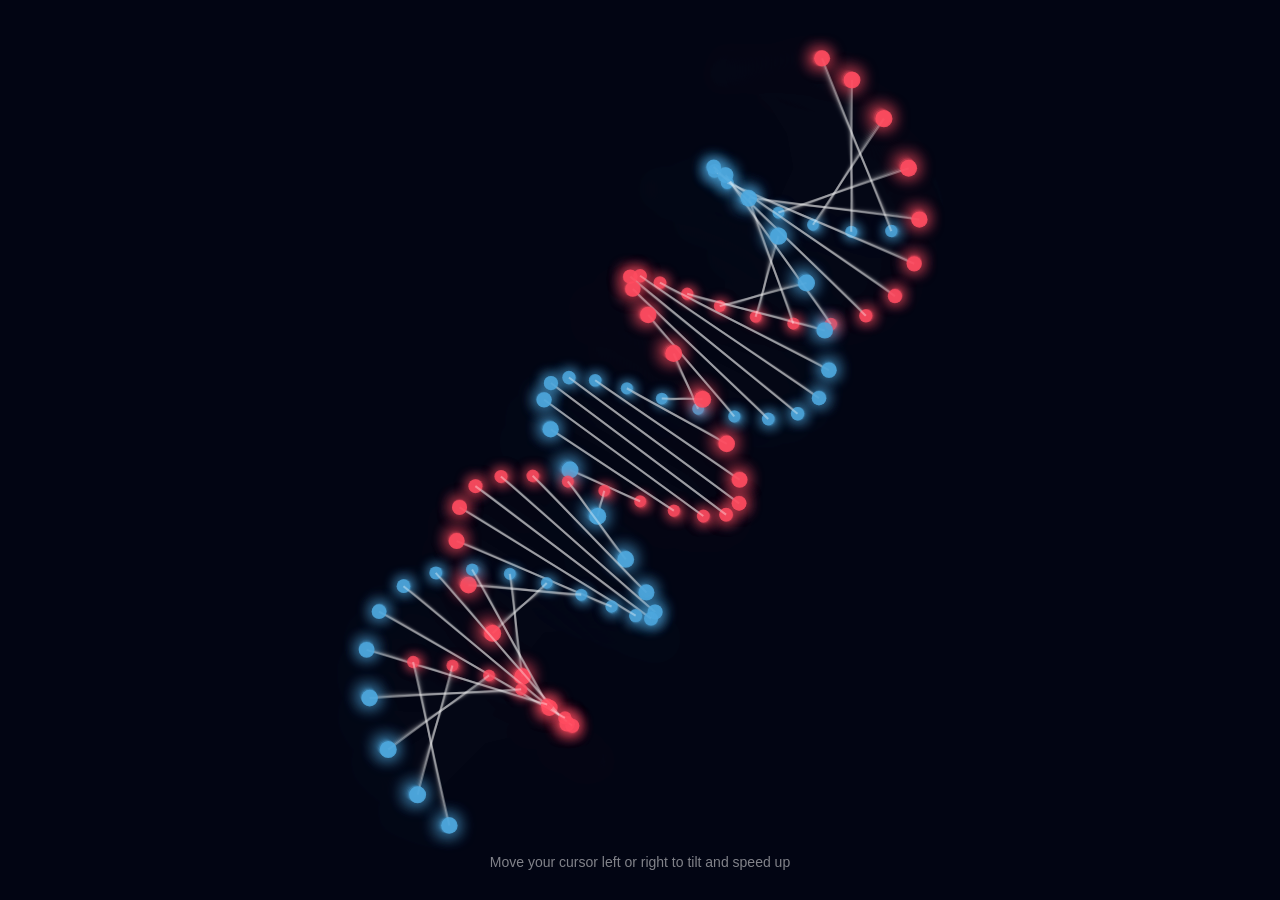
<file: dna-helix/index.html>
<!DOCTYPE html>
<html lang="en">
<head>
    <meta charset="UTF-8">
    <meta name="viewport" content="width=device-width, initial-scale=1.0">
    <title>DNA Helix</title>
    <link rel="stylesheet" href="style.css">
</head>
<body>
    <canvas id="canvas"></canvas>
    <p class="hint">Move your cursor left or right to tilt and speed up</p>
    <script src="script.js"></script>
</body>
</html>
</file>
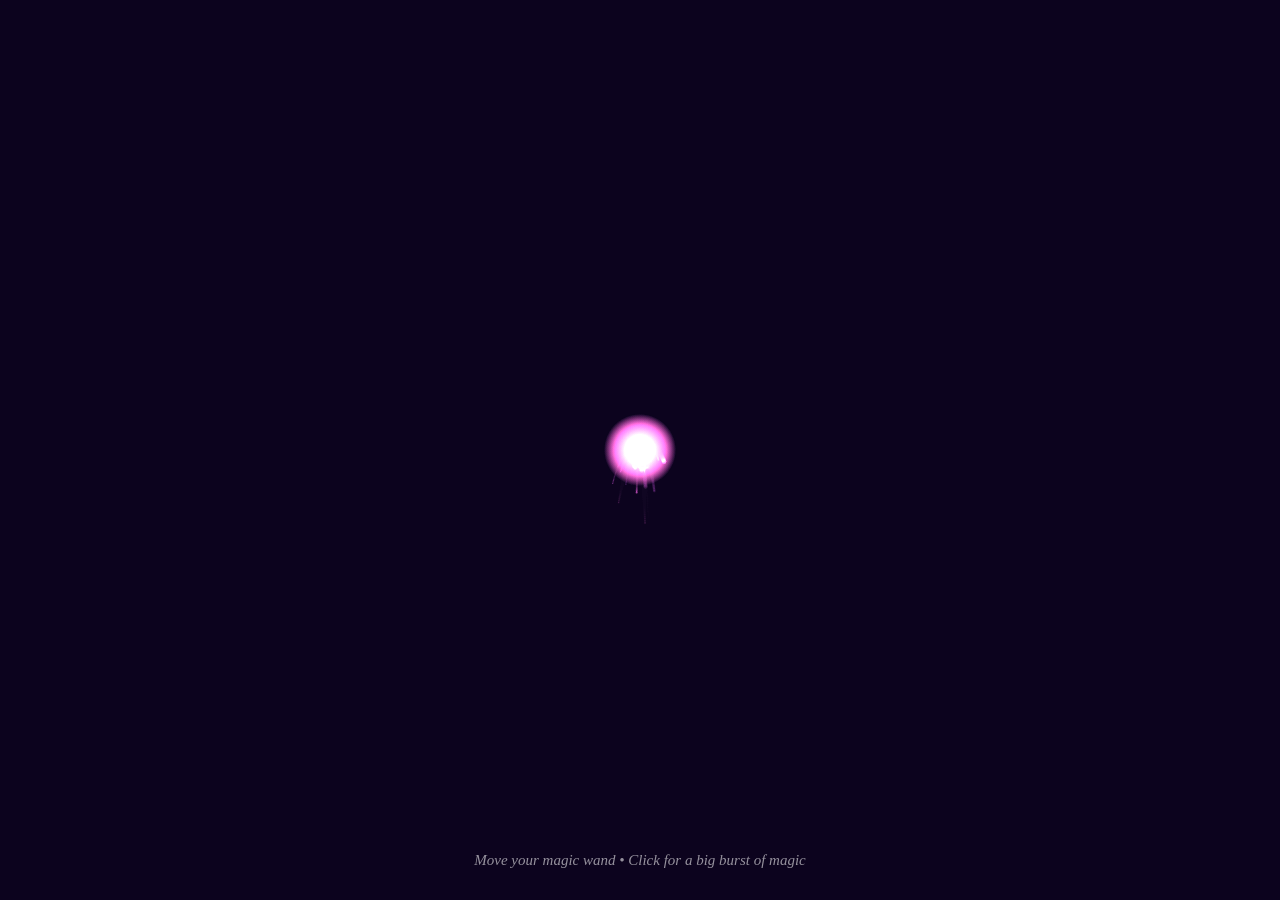
<file: fairy-dust-wand/index.html>
<!DOCTYPE html>
<html lang="en">
<head>
    <meta charset="UTF-8">
    <meta name="viewport" content="width=device-width, initial-scale=1.0">
    <title>Fairy Dust Wand</title>
    <link rel="stylesheet" href="style.css">
</head>
<body>
    <canvas id="canvas"></canvas>
    <p class="hint">Move your magic wand &bull; Click for a big burst of magic</p>
    <script src="script.js"></script>
</body>
</html>
</file>
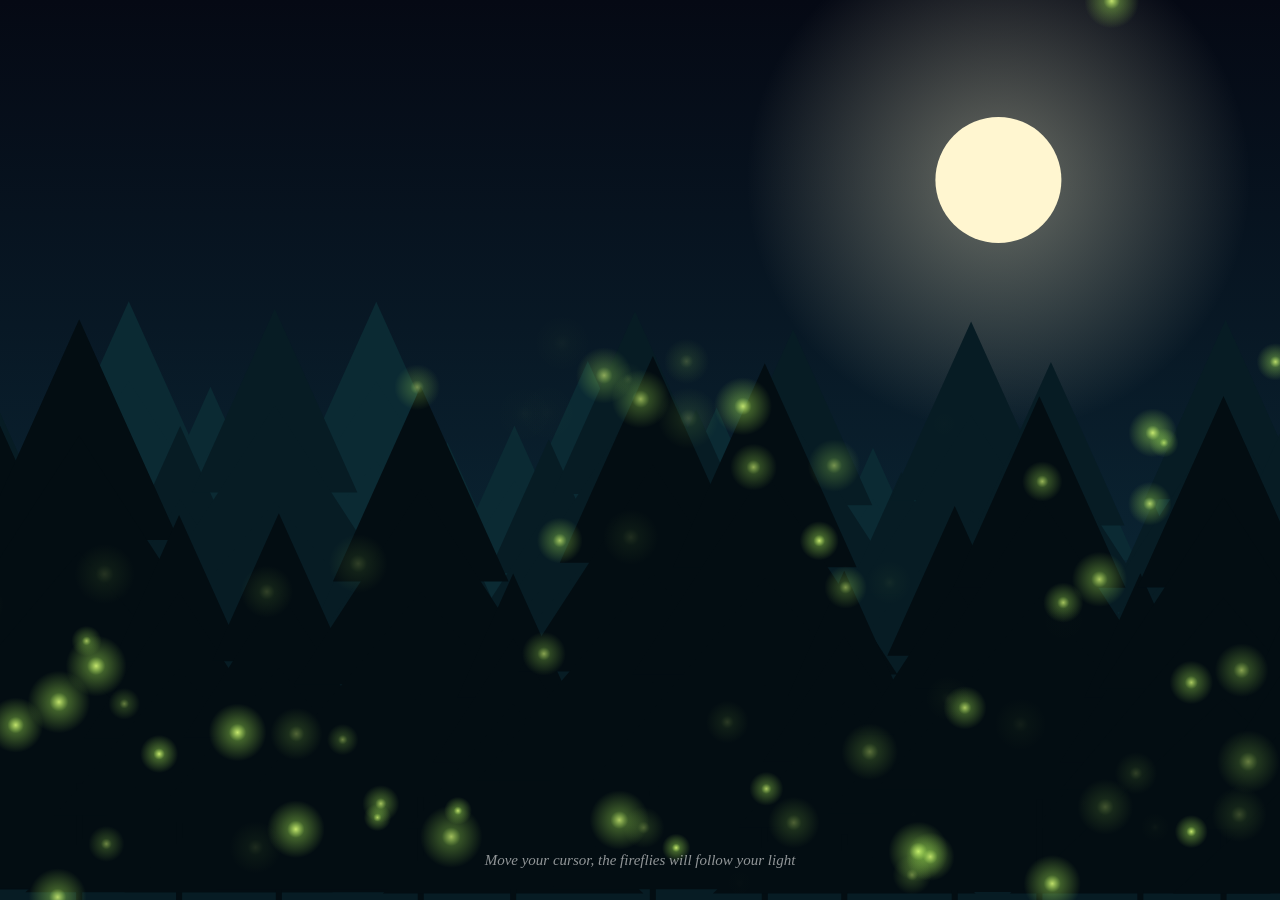
<file: fireflies-forest/index.html>
<!DOCTYPE html>
<html lang="en">
<head>
    <meta charset="UTF-8">
    <meta name="viewport" content="width=device-width, initial-scale=1.0">
    <title>Enchanted Forest</title>
    <link rel="stylesheet" href="style.css">
</head>
<body>
    <canvas id="canvas"></canvas>
    <p class="hint">Move your cursor, the fireflies will follow your light</p>
    <script src="script.js"></script>
</body>
</html>
</file>
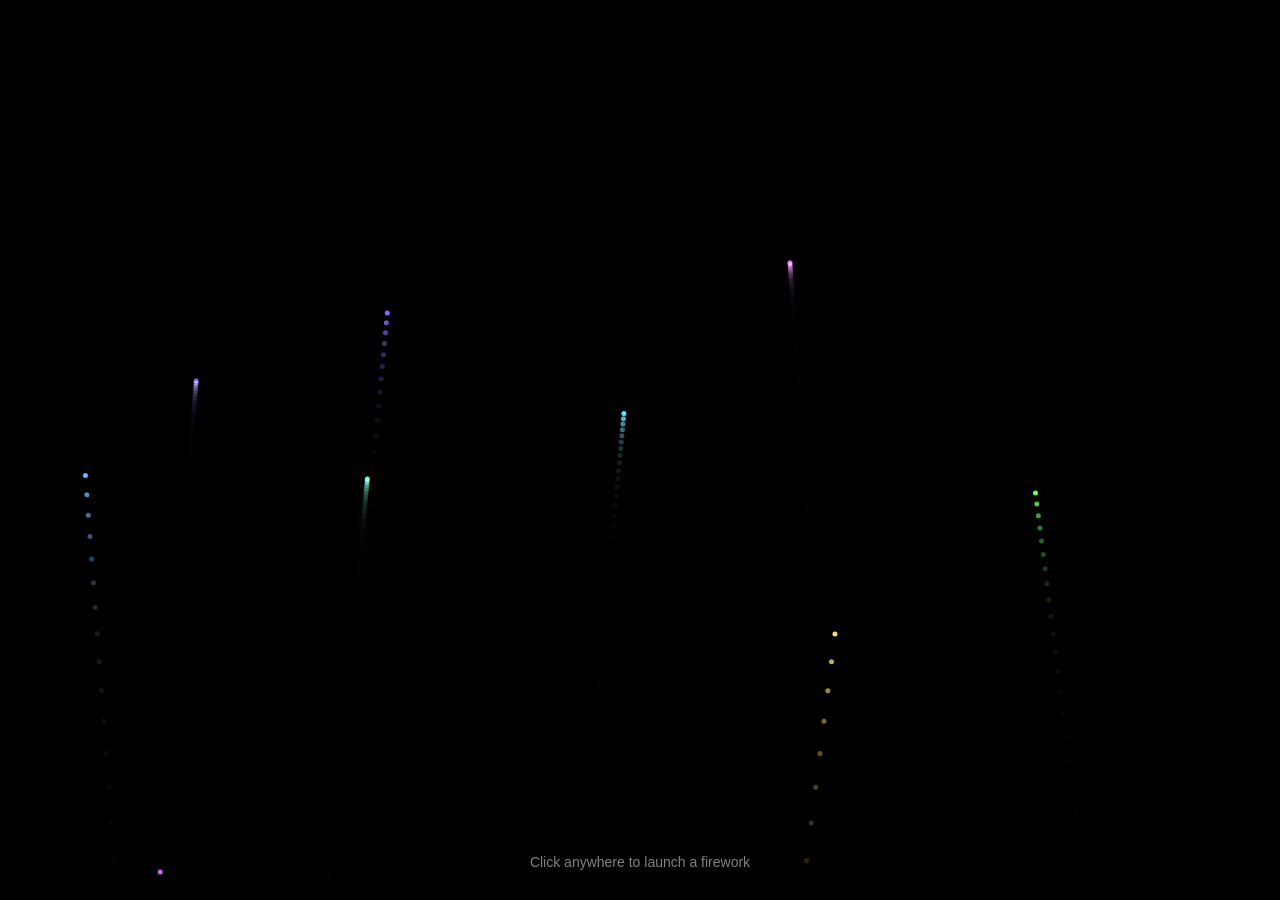
<file: fireworks/index.html>
<!DOCTYPE html>
<html lang="en">
<head>
    <meta charset="UTF-8">
    <meta name="viewport" content="width=device-width, initial-scale=1.0">
    <title>Fireworks</title>
    <link rel="stylesheet" href="style.css">
</head>
<body>
    <canvas id="canvas"></canvas>
    <p class="hint">Click anywhere to launch a firework</p>
    <script src="script.js"></script>
</body>
</html>
</file>
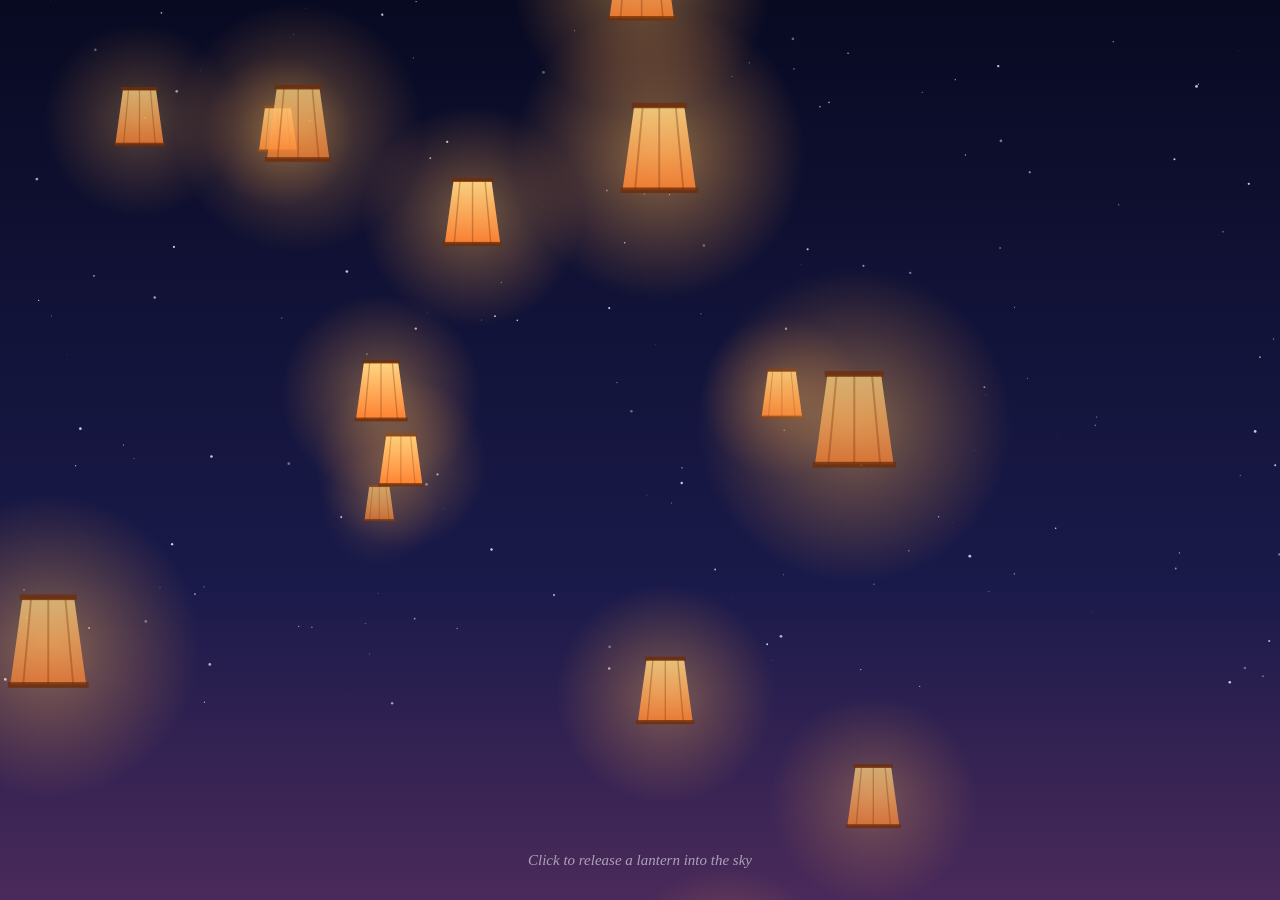
<file: floating-lanterns/index.html>
<!DOCTYPE html>
<html lang="en">
<head>
    <meta charset="UTF-8">
    <meta name="viewport" content="width=device-width, initial-scale=1.0">
    <title>Floating Lanterns</title>
    <link rel="stylesheet" href="style.css">
</head>
<body>
    <canvas id="canvas"></canvas>
    <p class="hint">Click to release a lantern into the sky</p>
    <script src="script.js"></script>
</body>
</html>
</file>
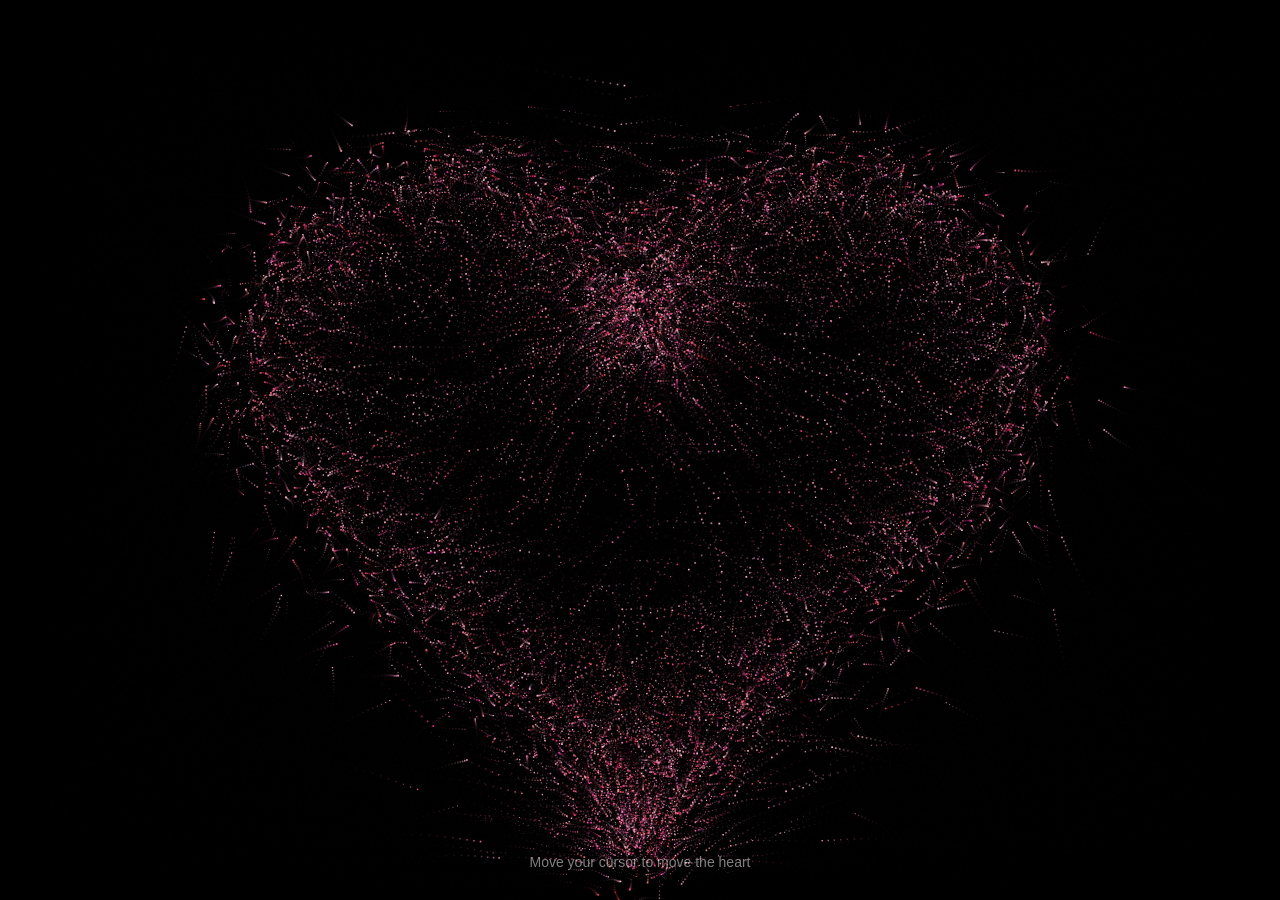
<file: heart/index.html>
<!DOCTYPE html>
<html lang="en">
<head>
    <meta charset="UTF-8">
    <meta name="viewport" content="width=device-width, initial-scale=1.0">
    <title>Particle Heart Animation</title>
    <link rel="stylesheet" href="style.css">
</head>
<body>
    <canvas id="canvas"></canvas>
    <p class="hint">Move your cursor to move the heart</p>
    <script src="script.js"></script>
</body>
</html>
</file>
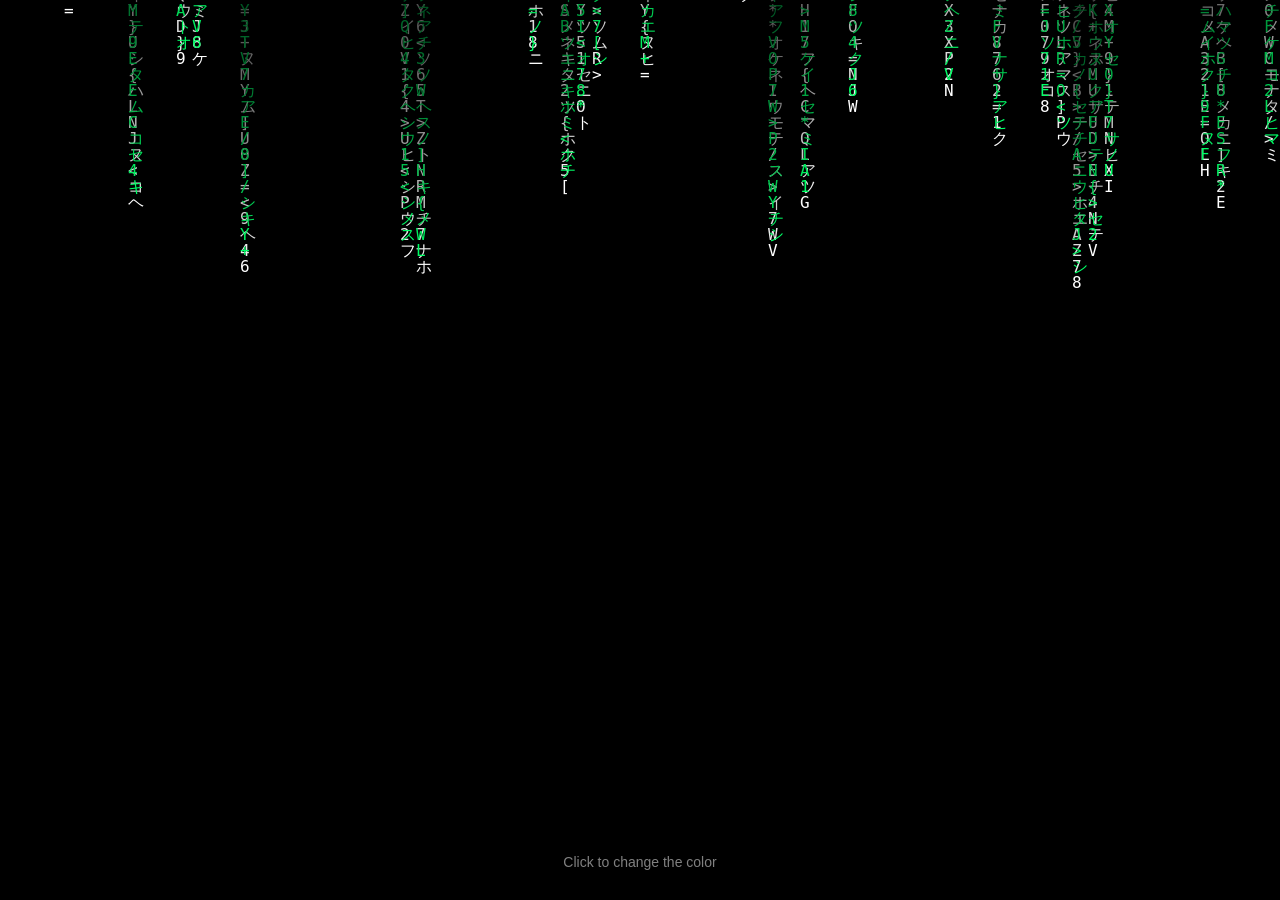
<file: matrix-rain/index.html>
<!DOCTYPE html>
<html lang="en">
<head>
    <meta charset="UTF-8">
    <meta name="viewport" content="width=device-width, initial-scale=1.0">
    <title>Matrix Rain</title>
    <link rel="stylesheet" href="style.css">
</head>
<body>
    <canvas id="canvas"></canvas>
    <p class="hint">Click to change the color</p>
    <script src="script.js"></script>
</body>
</html>
</file>
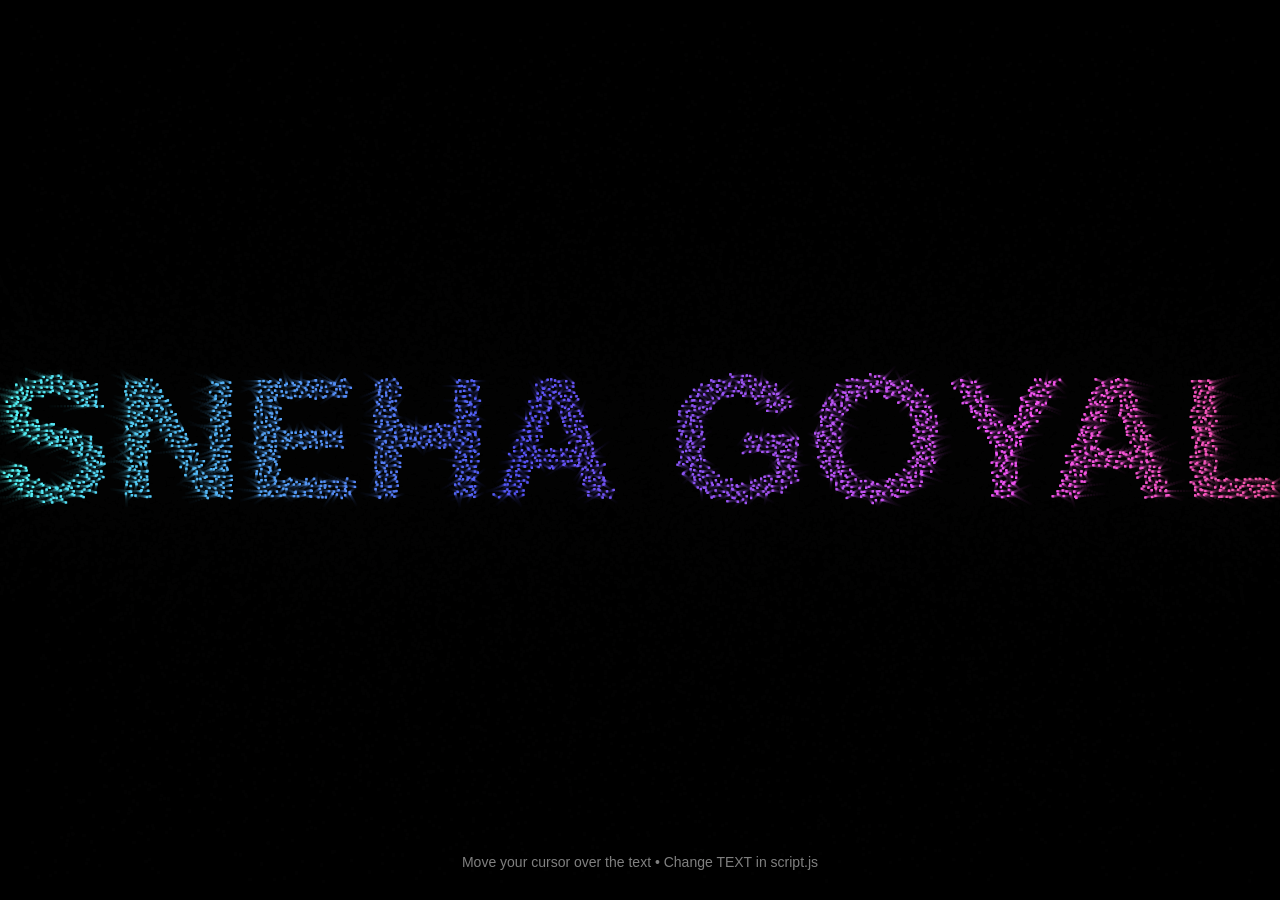
<file: particle-text/index.html>
<!DOCTYPE html>
<html lang="en">
<head>
    <meta charset="UTF-8">
    <meta name="viewport" content="width=device-width, initial-scale=1.0">
    <title>Particle Text</title>
    <link rel="stylesheet" href="style.css">
</head>
<body>
    <canvas id="canvas"></canvas>
    <p class="hint">Move your cursor over the text &bull; Change TEXT in script.js</p>
    <script src="script.js"></script>
</body>
</html>
</file>
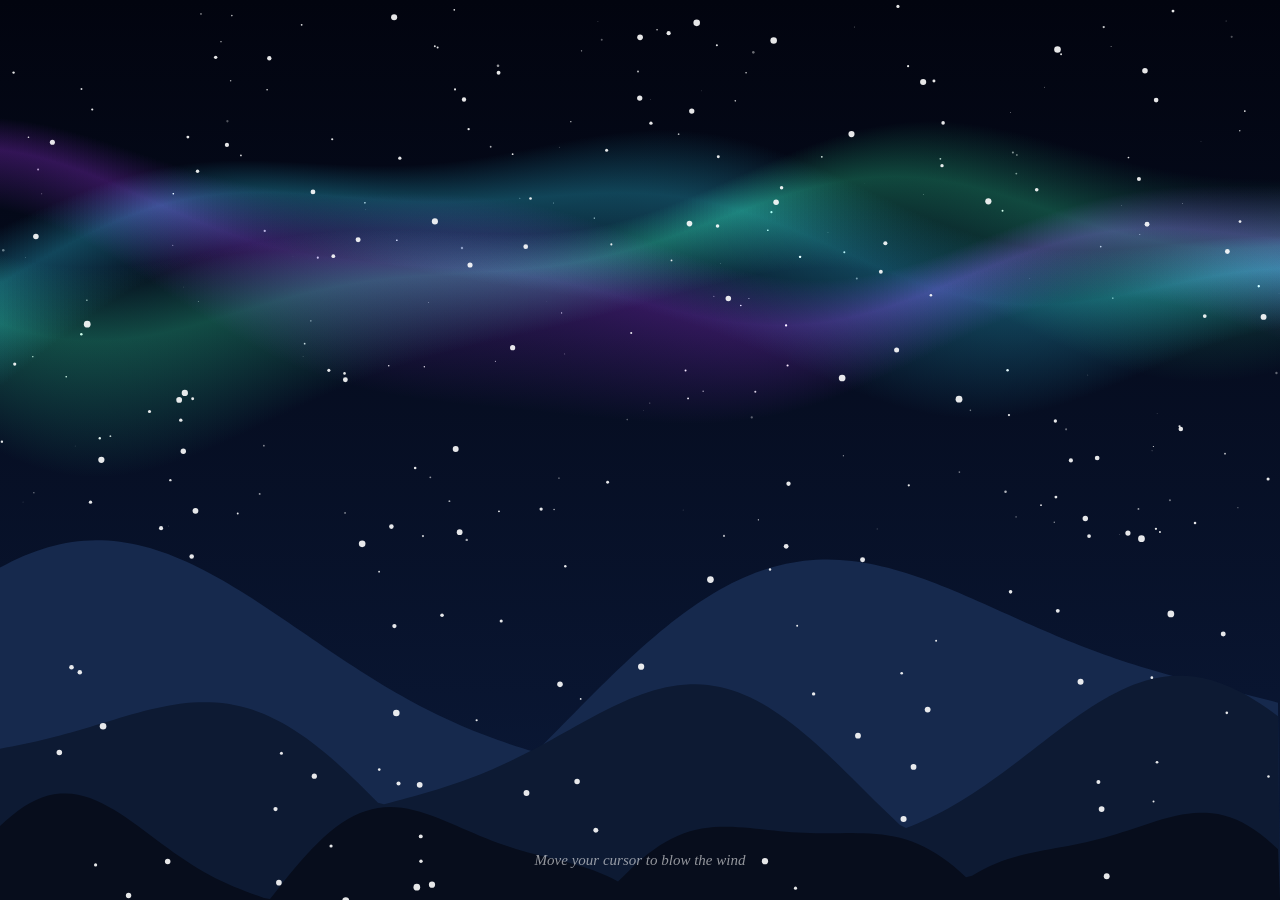
<file: snow-queen-aurora/index.html>
<!DOCTYPE html>
<html lang="en">
<head>
    <meta charset="UTF-8">
    <meta name="viewport" content="width=device-width, initial-scale=1.0">
    <title>Snow Queen's Aurora</title>
    <link rel="stylesheet" href="style.css">
</head>
<body>
    <canvas id="canvas"></canvas>
    <p class="hint">Move your cursor to blow the wind</p>
    <script src="script.js"></script>
</body>
</html>
</file>
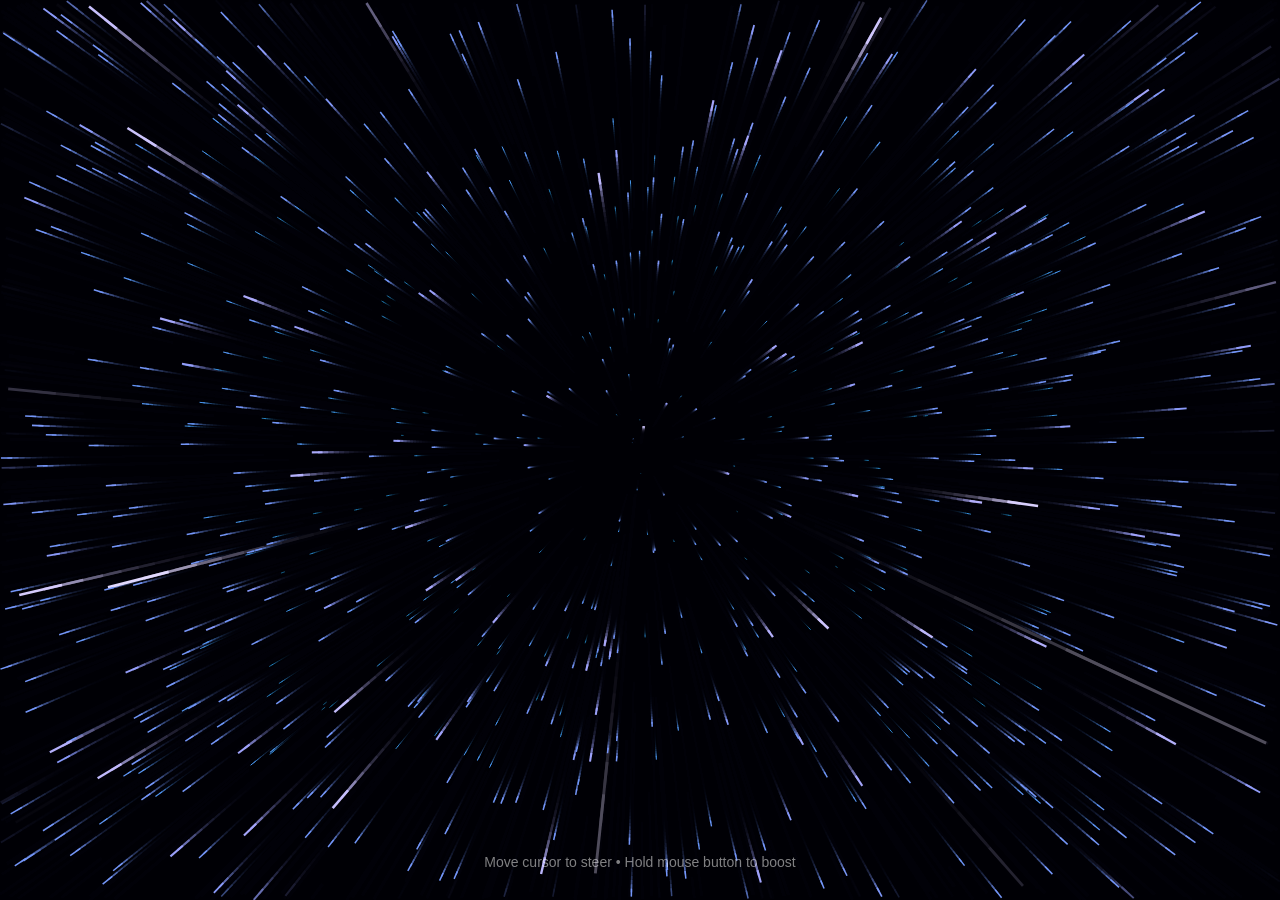
<file: warp-speed/index.html>
<!DOCTYPE html>
<html lang="en">
<head>
    <meta charset="UTF-8">
    <meta name="viewport" content="width=device-width, initial-scale=1.0">
    <title>Warp Speed</title>
    <link rel="stylesheet" href="style.css">
</head>
<body>
    <canvas id="canvas"></canvas>
    <p class="hint">Move cursor to steer &bull; Hold mouse button to boost</p>
    <script src="script.js"></script>
</body>
</html>
</file>
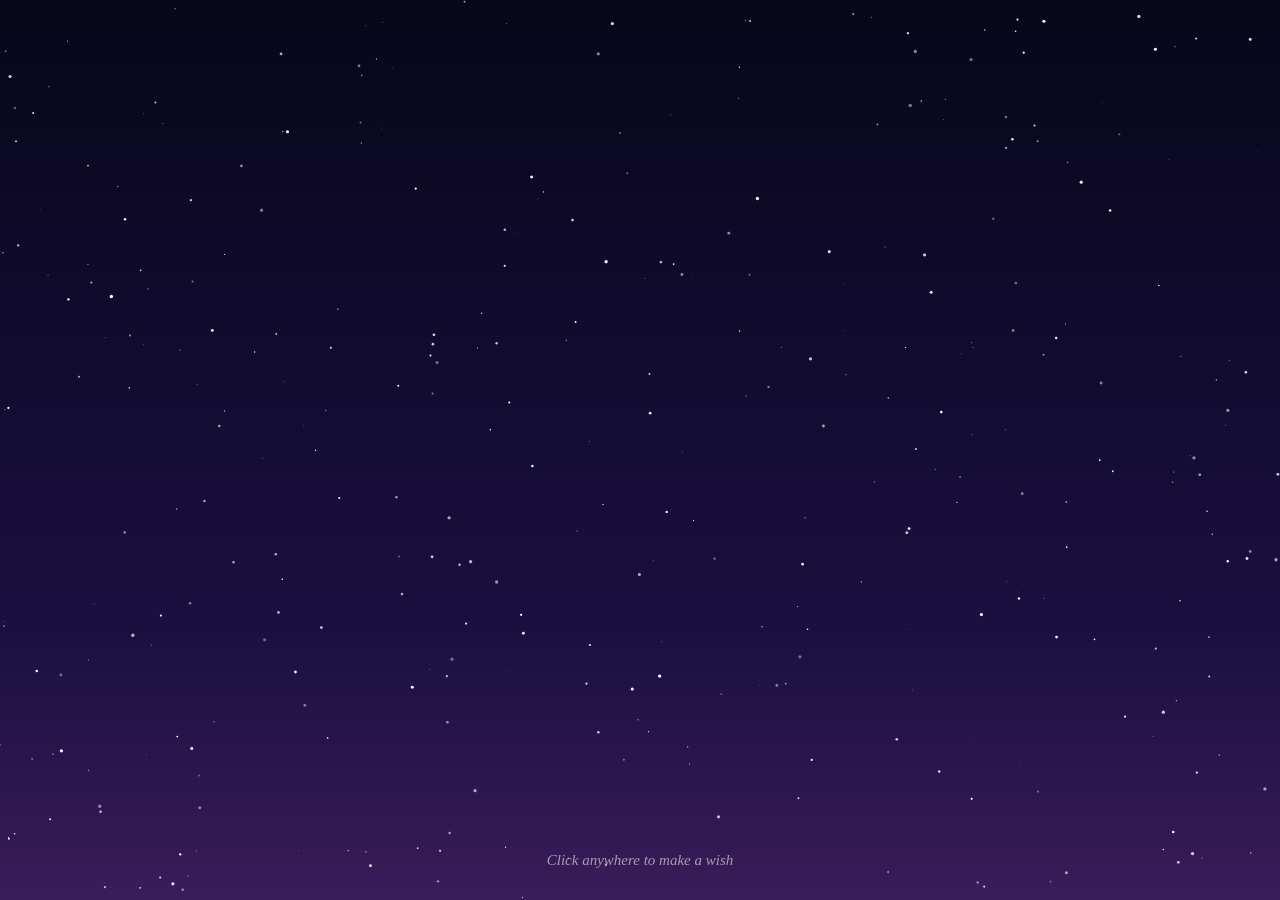
<file: wishing-stars/index.html>
<!DOCTYPE html>
<html lang="en">
<head>
    <meta charset="UTF-8">
    <meta name="viewport" content="width=device-width, initial-scale=1.0">
    <title>Wishing Stars</title>
    <link rel="stylesheet" href="style.css">
</head>
<body>
    <canvas id="canvas"></canvas>
    <p class="hint">Click anywhere to make a wish</p>
    <script src="script.js"></script>
</body>
</html>
</file>
<file: dna-helix/style.css>
body {
    margin: 0;
    overflow: hidden;
    background: #000;
}

canvas {
    display: block;
    position: fixed;
    top: 0;
    left: 0;
}

.hint {
    position: fixed;
    bottom: 16px;
    width: 100%;
    text-align: center;
    color: #ffffff80;
    font-family: 'Segoe UI', sans-serif;
    font-size: 14px;
    pointer-events: none;
}
</file>
<file: fairy-dust-wand/style.css>
body {
    margin: 0;
    overflow: hidden;
    background: #000;
}

canvas {
    display: block;
    position: fixed;
    top: 0;
    left: 0;
}

.hint {
    position: fixed;
    bottom: 16px;
    width: 100%;
    text-align: center;
    color: #ffffff90;
    font-family: Georgia, 'Times New Roman', serif;
    font-style: italic;
    font-size: 15px;
    pointer-events: none;
}
canvas { cursor: none; }
</file>
<file: fireflies-forest/style.css>
body {
    margin: 0;
    overflow: hidden;
    background: #000;
}

canvas {
    display: block;
    position: fixed;
    top: 0;
    left: 0;
}

.hint {
    position: fixed;
    bottom: 16px;
    width: 100%;
    text-align: center;
    color: #ffffff90;
    font-family: Georgia, 'Times New Roman', serif;
    font-style: italic;
    font-size: 15px;
    pointer-events: none;
}
</file>
<file: fireworks/style.css>
body {
    margin: 0;
    overflow: hidden;
    background: #000;
}

canvas {
    display: block;
    position: fixed;
    top: 0;
    left: 0;
}

.hint {
    position: fixed;
    bottom: 16px;
    width: 100%;
    text-align: center;
    color: #ffffff80;
    font-family: 'Segoe UI', sans-serif;
    font-size: 14px;
    pointer-events: none;
}
</file>
<file: floating-lanterns/style.css>
body {
    margin: 0;
    overflow: hidden;
    background: #000;
}

canvas {
    display: block;
    position: fixed;
    top: 0;
    left: 0;
}

.hint {
    position: fixed;
    bottom: 16px;
    width: 100%;
    text-align: center;
    color: #ffffff90;
    font-family: Georgia, 'Times New Roman', serif;
    font-style: italic;
    font-size: 15px;
    pointer-events: none;
}
</file>
<file: heart/style.css>
body {
    margin: 0;
    overflow: hidden;
    background: #000;
}

canvas {
    position: absolute;
    top: 0;
    left: 0;
}

.hint {
    position: absolute;
    bottom: 16px;
    width: 100%;
    text-align: center;
    color: #ffffff80;
    font-family: 'Segoe UI', sans-serif;
    font-size: 14px;
    z-index: 1;
}
</file>
<file: matrix-rain/style.css>
body {
    margin: 0;
    overflow: hidden;
    background: #000;
}

canvas {
    display: block;
    position: fixed;
    top: 0;
    left: 0;
}

.hint {
    position: fixed;
    bottom: 16px;
    width: 100%;
    text-align: center;
    color: #ffffff80;
    font-family: 'Segoe UI', sans-serif;
    font-size: 14px;
    pointer-events: none;
}
</file>
<file: particle-text/style.css>
body {
    margin: 0;
    overflow: hidden;
    background: #000;
}

canvas {
    display: block;
    position: fixed;
    top: 0;
    left: 0;
}

.hint {
    position: fixed;
    bottom: 16px;
    width: 100%;
    text-align: center;
    color: #ffffff80;
    font-family: 'Segoe UI', sans-serif;
    font-size: 14px;
    pointer-events: none;
}
</file>
<file: snow-queen-aurora/style.css>
body {
    margin: 0;
    overflow: hidden;
    background: #000;
}

canvas {
    display: block;
    position: fixed;
    top: 0;
    left: 0;
}

.hint {
    position: fixed;
    bottom: 16px;
    width: 100%;
    text-align: center;
    color: #ffffff90;
    font-family: Georgia, 'Times New Roman', serif;
    font-style: italic;
    font-size: 15px;
    pointer-events: none;
}
</file>
<file: warp-speed/style.css>
body {
    margin: 0;
    overflow: hidden;
    background: #000;
}

canvas {
    display: block;
    position: fixed;
    top: 0;
    left: 0;
}

.hint {
    position: fixed;
    bottom: 16px;
    width: 100%;
    text-align: center;
    color: #ffffff80;
    font-family: 'Segoe UI', sans-serif;
    font-size: 14px;
    pointer-events: none;
}
</file>
<file: wishing-stars/style.css>
body {
    margin: 0;
    overflow: hidden;
    background: #000;
}

canvas {
    display: block;
    position: fixed;
    top: 0;
    left: 0;
}

.hint {
    position: fixed;
    bottom: 16px;
    width: 100%;
    text-align: center;
    color: #ffffff90;
    font-family: Georgia, 'Times New Roman', serif;
    font-style: italic;
    font-size: 15px;
    pointer-events: none;
}
</file>
